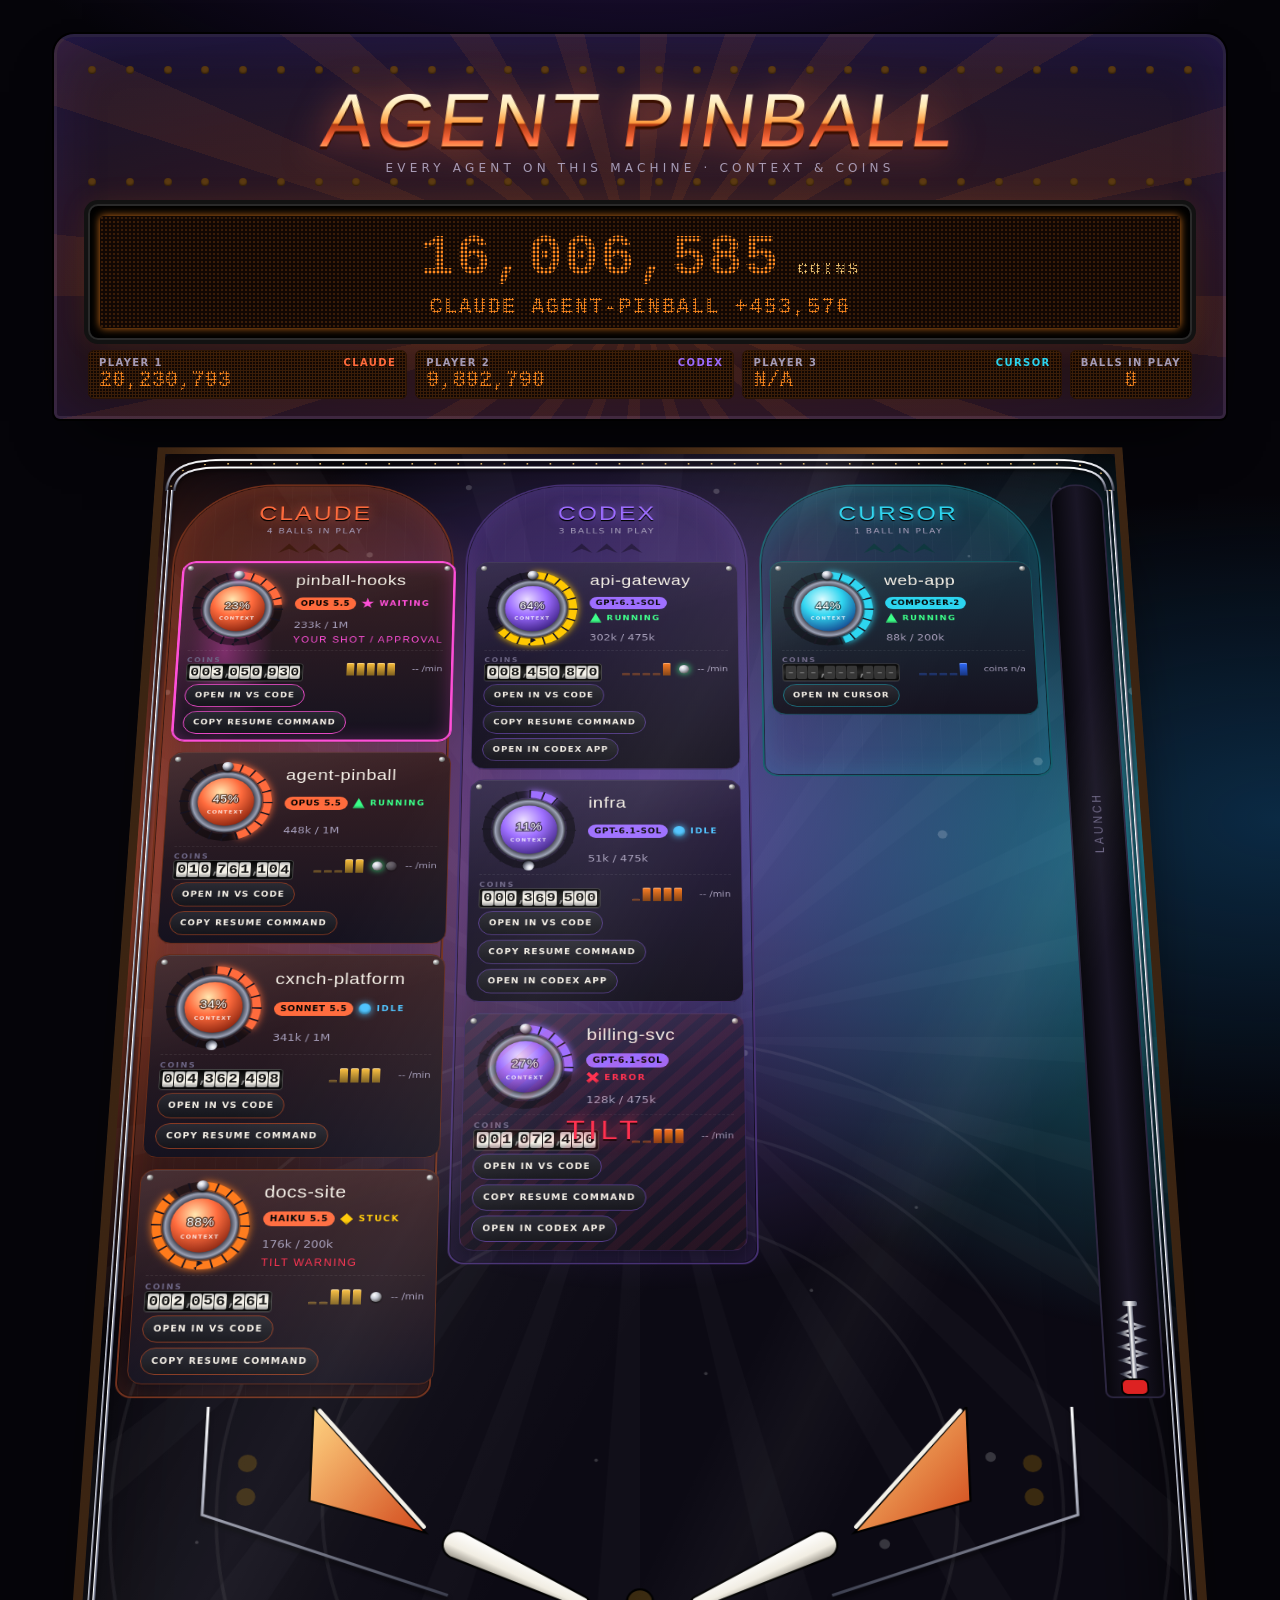
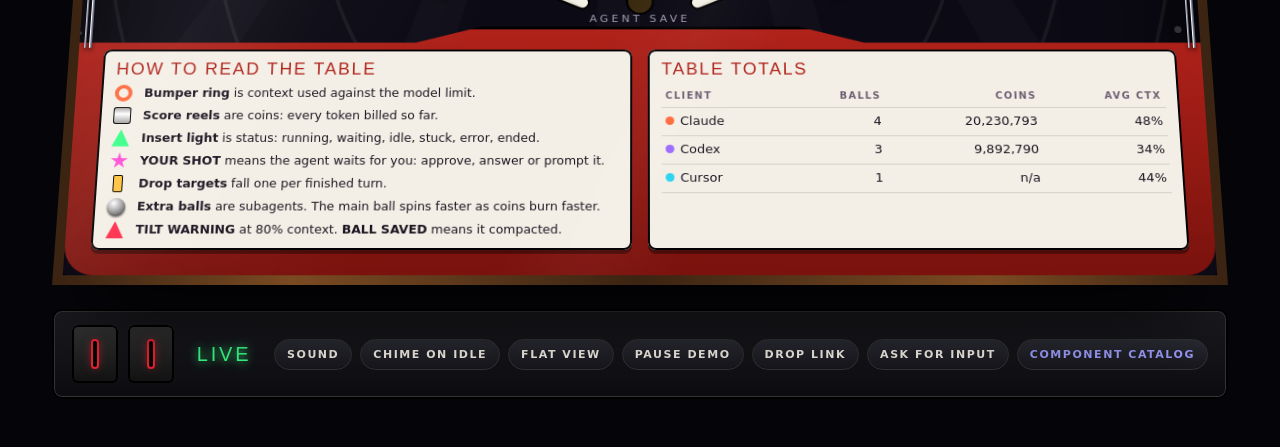
<file: docs/design/prototype/index.html>
<!doctype html>
<html lang="en" data-view="tilt">
<head>
  <meta charset="utf-8">
  <meta name="viewport" content="width=device-width, initial-scale=1">
  <title>Agent Pinball</title>
  <meta name="description" content="Design prototype of the agent-pinball dashboard, driven by mock data.">
  <link rel="stylesheet" href="pinball.css">
  <script src="mock-data.js" defer></script>
  <script src="pinball.js" defer></script>
</head>
<body data-page="table">
  <div class="starfield" aria-hidden="true"></div>
  <p id="announcer" class="visually-hidden" aria-live="polite"></p>

  <main class="cabinet">
    <!-- Backbox: marquee, dot-matrix display, one score window per client. -->
    <header class="backbox">
      <div class="marquee">
        <div class="bulbs" data-bulbs="30" aria-hidden="true"></div>
        <h1 class="title"><span class="glint">Agent Pinball</span></h1>
        <p class="tagline">Every agent on this machine &middot; context &amp; coins</p>
        <div class="bulbs" data-bulbs="30" aria-hidden="true"></div>
      </div>

      <div class="dmd">
        <div class="dmd-screen">
          <div class="dmd-main"><span class="dmd-score dmd-dots">0</span><small class="dmd-dots dmd-fine">COINS</small></div>
          <div class="dmd-ticker dmd-dots dmd-fine">INSERT COIN</div>
          <div class="dmd-takeover dmd-dots" aria-hidden="true"></div>
        </div>
      </div>

      <div class="players">
        <div class="player" data-kind="claude">
          <div class="player-label"><span>Player 1</span><b>Claude</b></div>
          <div class="dmd-dots player-score">0</div>
        </div>
        <div class="player" data-kind="codex">
          <div class="player-label"><span>Player 2</span><b>Codex</b></div>
          <div class="dmd-dots player-score">0</div>
        </div>
        <div class="player" data-kind="cursor">
          <div class="player-label"><span>Player 3</span><b>Cursor</b></div>
          <div class="dmd-dots player-score">0</div>
        </div>
        <div class="player balls-in-play">
          <div class="player-label"><span>Balls in play</span></div>
          <div class="dmd-dots balls-count">0</div>
        </div>
      </div>
    </header>

    <!-- Playfield: parallax layers around the three lanes. -->
    <section class="table" aria-label="Playfield">
      <div class="playfield">
        <div class="layer layer-art" data-slot="art"></div>

        <div class="field">
          <div class="lanes">
            <section class="lane" data-lane="claude" data-kind="claude" aria-labelledby="lane-claude">
              <div class="lane-head">
                <h2 class="lane-name" id="lane-claude">Claude</h2>
                <div class="lane-meta"></div>
                <div class="chevrons" aria-hidden="true"></div>
              </div>
              <div class="lane-body"></div>
              <p class="lane-empty" hidden>No balls in play</p>
            </section>

            <section class="lane" data-lane="codex" data-kind="codex" aria-labelledby="lane-codex">
              <div class="lane-head">
                <h2 class="lane-name" id="lane-codex">Codex</h2>
                <div class="lane-meta"></div>
                <div class="chevrons" aria-hidden="true"></div>
              </div>
              <div class="lane-body"></div>
              <p class="lane-empty" hidden>No balls in play</p>
            </section>

            <section class="lane" data-lane="cursor" data-kind="cursor" aria-labelledby="lane-cursor">
              <div class="lane-head">
                <h2 class="lane-name" id="lane-cursor">Cursor</h2>
                <div class="lane-meta"></div>
                <div class="chevrons" aria-hidden="true"></div>
              </div>
              <div class="lane-body"></div>
              <p class="lane-empty" hidden>No balls in play</p>
            </section>
          </div>

          <div data-slot="shooter"></div>
        </div>

        <div class="lower" data-slot="lower"></div>

        <div class="layer layer-wire" data-slot="wire"></div>
        <div class="layer layer-glass" aria-hidden="true"></div>

        <!-- Apron: how to read the table, and totals per client. -->
        <footer class="apron">
          <section class="card">
            <h2>How to read the table</h2>
            <ul class="legend">
              <li><span class="legend-icon ring"></span><span><b>Bumper ring</b> is context used against the model limit.</span></li>
              <li><span class="legend-icon reel"></span><span><b>Score reels</b> are coins: every token billed so far.</span></li>
              <li><span class="legend-icon insert"></span><span><b>Insert light</b> is status: running, waiting, idle, stuck, error, ended.</span></li>
              <li><span class="legend-icon shot"></span><span><b>YOUR SHOT</b> means the agent waits for you: approve, answer or prompt it.</span></li>
              <li><span class="legend-icon target"></span><span><b>Drop targets</b> fall one per finished turn.</span></li>
              <li><span class="legend-icon ball"></span><span><b>Extra balls</b> are subagents. The main ball spins faster as coins burn faster.</span></li>
              <li><span class="legend-icon warn"></span><span><b>TILT WARNING</b> at 80% context. <b>BALL SAVED</b> means it compacted.</span></li>
            </ul>
          </section>
          <section class="card">
            <h2>Table totals</h2>
            <table class="totals">
              <thead><tr><th scope="col">Client</th><th scope="col">Balls</th><th scope="col">Coins</th><th scope="col">Avg ctx</th></tr></thead>
              <tbody></tbody>
            </table>
          </section>
        </footer>
      </div>
    </section>

    <!-- Coin door: link state and view toggles. -->
    <footer class="coin-door">
      <div class="coin-slots" aria-hidden="true">
        <span class="coin-slot" data-live="true"></span>
        <span class="coin-slot" data-live="true"></span>
      </div>
      <div class="link-state" data-live="true" role="status">LIVE</div>
      <div class="toggles">
        <button class="toggle" type="button" data-toggle="sound" aria-pressed="false">Sound</button>
        <button class="toggle" type="button" data-toggle="idle-chime" aria-pressed="false">Chime on idle</button>
        <button class="toggle" type="button" data-toggle="flat" aria-pressed="false">Flat view</button>
        <button class="toggle" type="button" data-toggle="pause" aria-pressed="false">Pause demo</button>
        <button class="toggle" type="button" data-toggle="unplug" aria-pressed="false">Drop link</button>
        <button class="toggle" type="button" data-demo-wait>Ask for input</button>
        <a class="toggle" href="catalog.html">Component catalog</a>
      </div>
    </footer>
  </main>
</body>
</html>
</file>
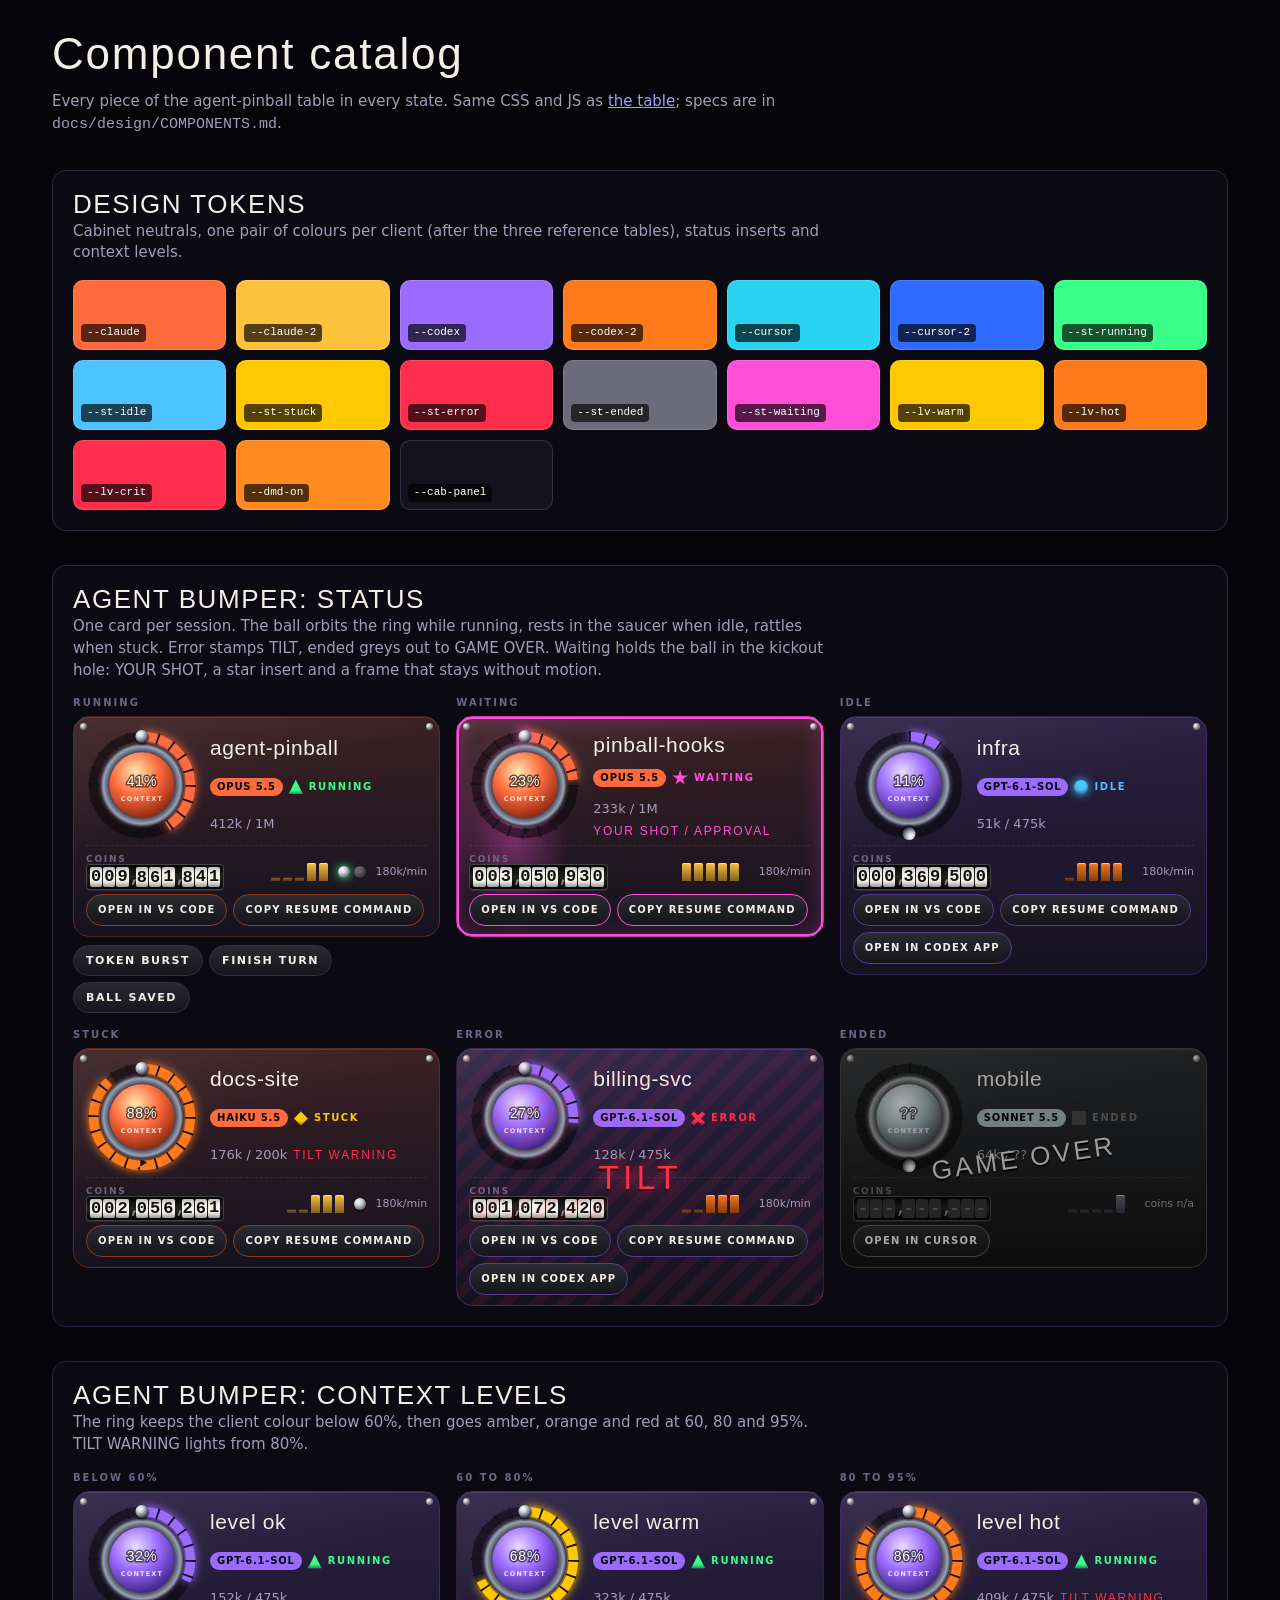
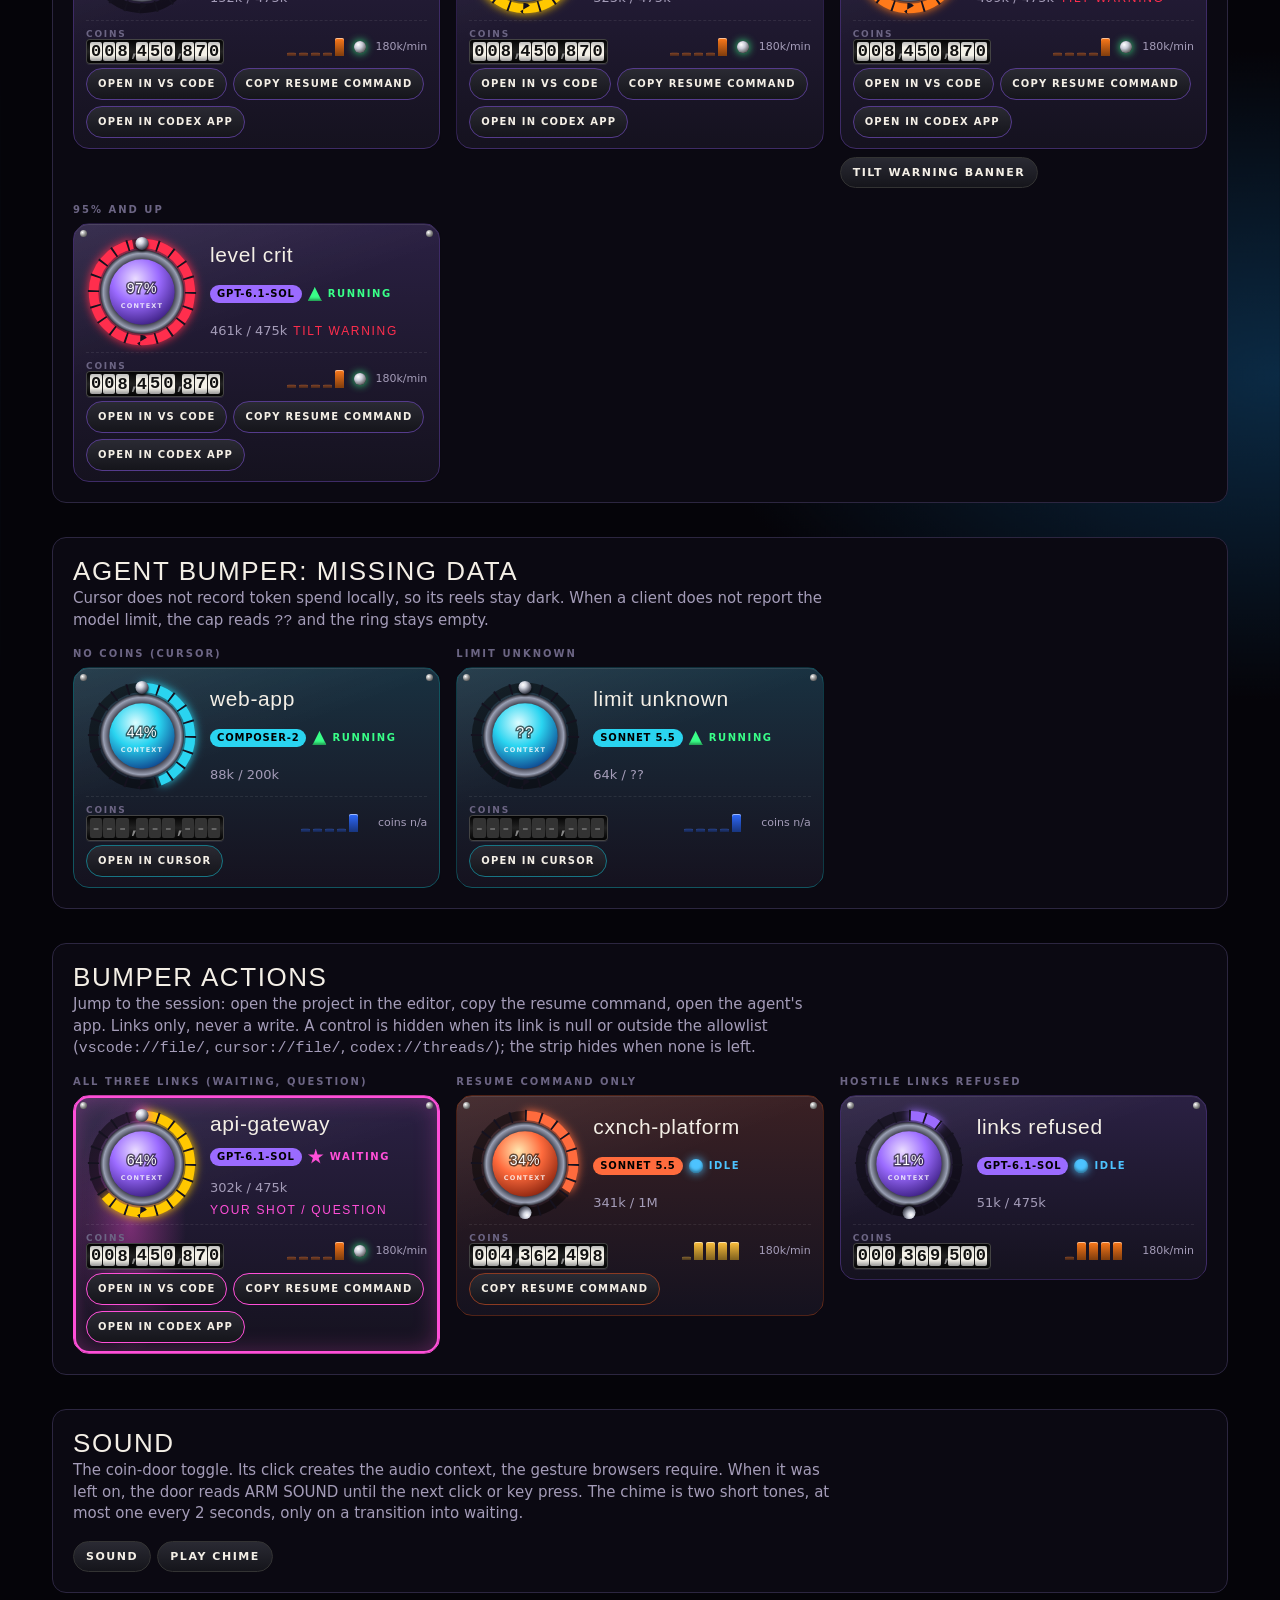
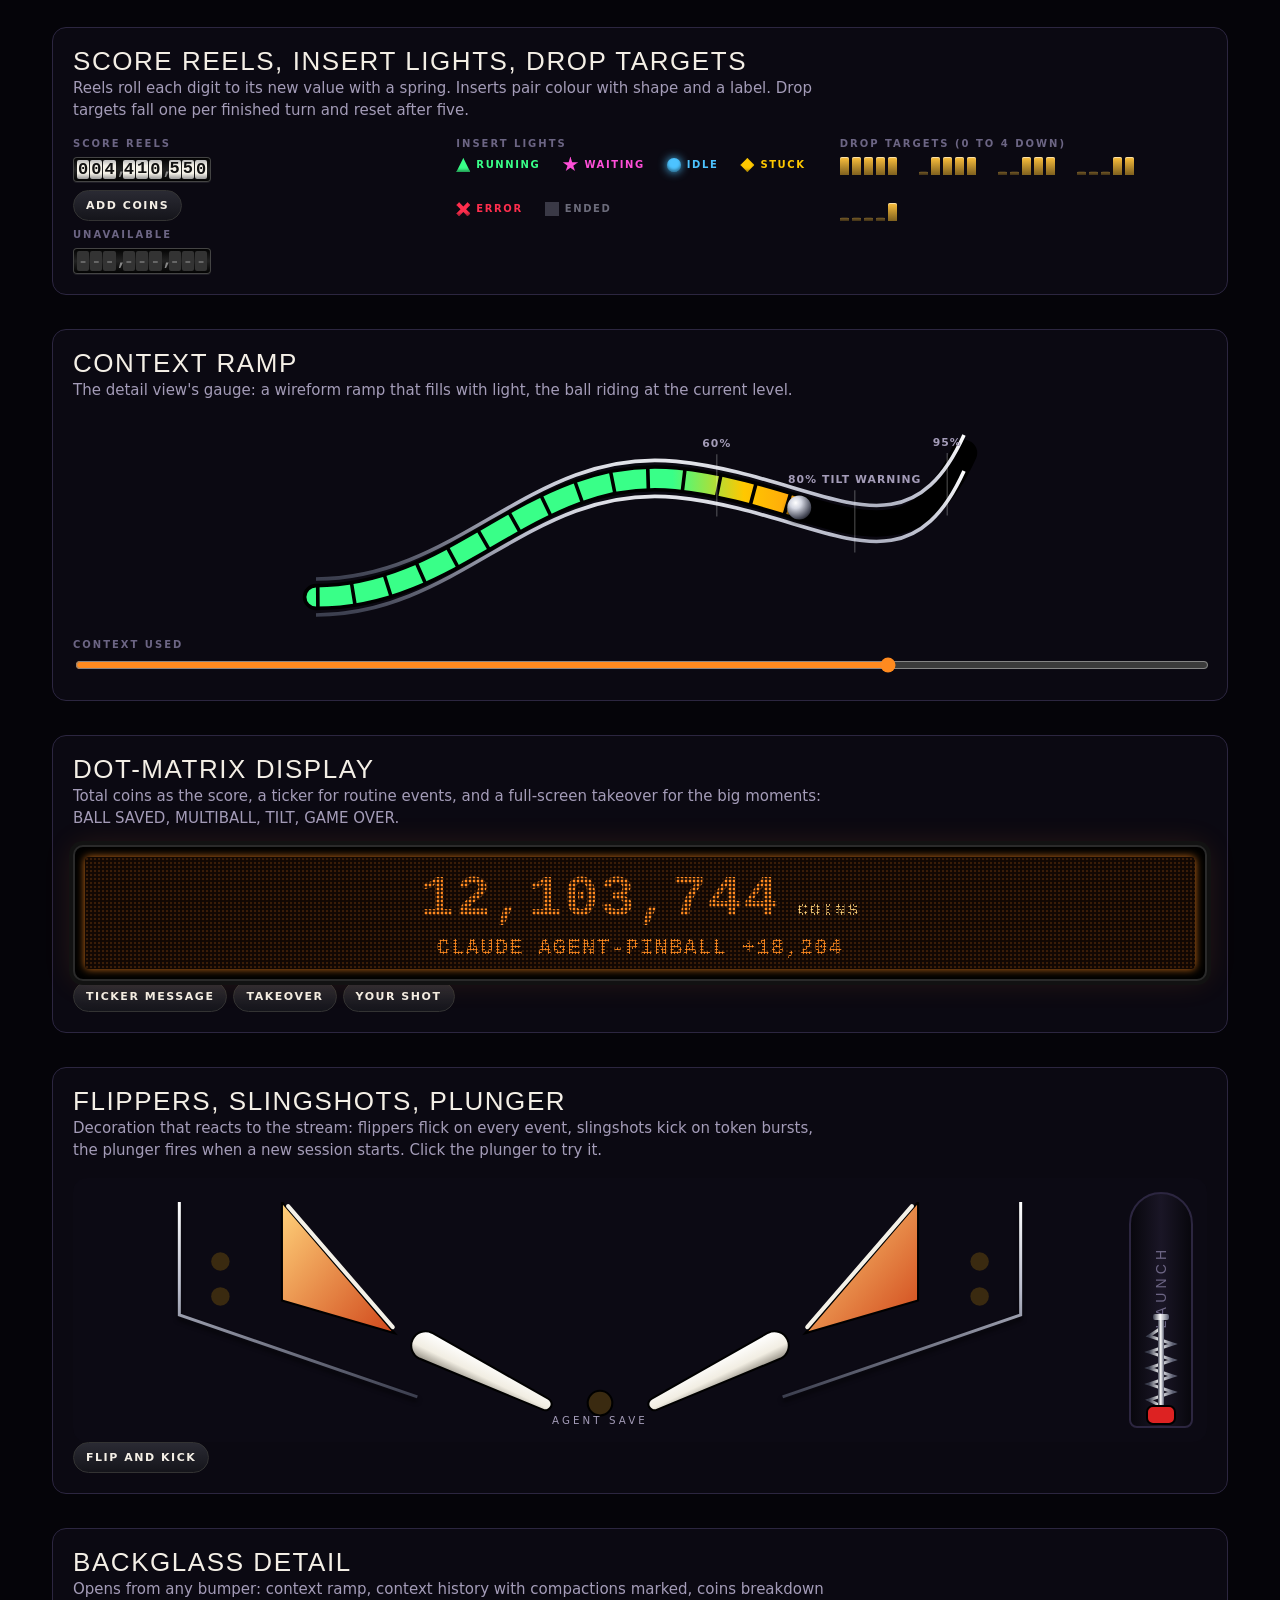
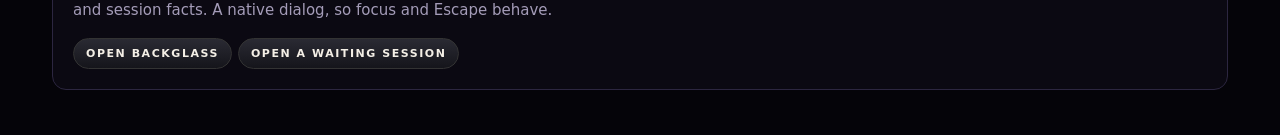
<file: docs/design/prototype/catalog.html>
<!doctype html>
<html lang="en">
<head>
  <meta charset="utf-8">
  <meta name="viewport" content="width=device-width, initial-scale=1">
  <title>Pinball Component Catalog</title>
  <meta name="description" content="Every agent-pinball component in every state, for design review and implementation.">
  <link rel="stylesheet" href="pinball.css">
  <script src="mock-data.js" defer></script>
  <script src="pinball.js" defer></script>
</head>
<body data-page="catalog">
  <div class="starfield" aria-hidden="true"></div>

  <main class="cabinet">
    <header class="catalog-intro">
      <h1>Component catalog</h1>
      <p>Every piece of the agent-pinball table in every state. Same CSS and JS as
        <a href="index.html">the table</a>; specs are in <code>docs/design/COMPONENTS.md</code>.</p>
    </header>

    <section class="catalog-section" aria-labelledby="c-tokens">
      <h2 id="c-tokens">Design tokens</h2>
      <p>Cabinet neutrals, one pair of colours per client (after the three reference tables), status inserts and context levels.</p>
      <div class="swatches">
        <div class="swatch" data-swatch="--claude"></div>
        <div class="swatch" data-swatch="--claude-2"></div>
        <div class="swatch" data-swatch="--codex"></div>
        <div class="swatch" data-swatch="--codex-2"></div>
        <div class="swatch" data-swatch="--cursor"></div>
        <div class="swatch" data-swatch="--cursor-2"></div>
        <div class="swatch" data-swatch="--st-running"></div>
        <div class="swatch" data-swatch="--st-idle"></div>
        <div class="swatch" data-swatch="--st-stuck"></div>
        <div class="swatch" data-swatch="--st-error"></div>
        <div class="swatch" data-swatch="--st-ended"></div>
        <div class="swatch" data-swatch="--st-waiting"></div>
        <div class="swatch" data-swatch="--lv-warm"></div>
        <div class="swatch" data-swatch="--lv-hot"></div>
        <div class="swatch" data-swatch="--lv-crit"></div>
        <div class="swatch" data-swatch="--dmd-on"></div>
        <div class="swatch" data-swatch="--cab-panel"></div>
      </div>
    </section>

    <section class="catalog-section" aria-labelledby="c-status">
      <h2 id="c-status">Agent bumper: status</h2>
      <p>One card per session. The ball orbits the ring while running, rests in the saucer when idle,
        rattles when stuck. Error stamps TILT, ended greys out to GAME OVER. Waiting holds the ball in the
        kickout hole: YOUR SHOT, a star insert and a frame that stays without motion.</p>
      <div class="demo-grid">
        <div class="demo">
          <span class="demo-label">Running</span>
          <div data-demo="status-running"></div>
          <div class="demo-actions">
            <button class="toggle" type="button" data-action="hit" data-for="status-running">Token burst</button>
            <button class="toggle" type="button" data-action="turn" data-for="status-running">Finish turn</button>
            <button class="toggle" type="button" data-action="saved" data-for="status-running">Ball saved</button>
          </div>
        </div>
        <div class="demo"><span class="demo-label">Waiting</span><div data-demo="status-waiting"></div></div>
        <div class="demo"><span class="demo-label">Idle</span><div data-demo="status-idle"></div></div>
        <div class="demo"><span class="demo-label">Stuck</span><div data-demo="status-stuck"></div></div>
        <div class="demo"><span class="demo-label">Error</span><div data-demo="status-error"></div></div>
        <div class="demo"><span class="demo-label">Ended</span><div data-demo="status-ended"></div></div>
      </div>
    </section>

    <section class="catalog-section" aria-labelledby="c-levels">
      <h2 id="c-levels">Agent bumper: context levels</h2>
      <p>The ring keeps the client colour below 60%, then goes amber, orange and red at 60, 80 and 95%.
        TILT WARNING lights from 80%.</p>
      <div class="demo-grid">
        <div class="demo"><span class="demo-label">Below 60%</span><div data-demo="level-ok"></div></div>
        <div class="demo"><span class="demo-label">60 to 80%</span><div data-demo="level-warm"></div></div>
        <div class="demo">
          <span class="demo-label">80 to 95%</span>
          <div data-demo="level-hot"></div>
          <div class="demo-actions">
            <button class="toggle" type="button" data-action="warning" data-for="level-hot">Tilt warning banner</button>
          </div>
        </div>
        <div class="demo"><span class="demo-label">95% and up</span><div data-demo="level-crit"></div></div>
      </div>
    </section>

    <section class="catalog-section" aria-labelledby="c-gaps">
      <h2 id="c-gaps">Agent bumper: missing data</h2>
      <p>Cursor does not record token spend locally, so its reels stay dark. When a client does not
        report the model limit, the cap reads <code>??</code> and the ring stays empty.</p>
      <div class="demo-grid">
        <div class="demo"><span class="demo-label">No coins (Cursor)</span><div data-demo="kind-cursor"></div></div>
        <div class="demo"><span class="demo-label">Limit unknown</span><div data-demo="kind-unknown"></div></div>
      </div>
    </section>

    <section class="catalog-section" aria-labelledby="c-actions">
      <h2 id="c-actions">Bumper actions</h2>
      <p>Jump to the session: open the project in the editor, copy the resume command, open the agent's app.
        Links only, never a write. A control is hidden when its link is null or outside the allowlist
        (<code>vscode://file/</code>, <code>cursor://file/</code>, <code>codex://threads/</code>); the strip hides when none is left.</p>
      <div class="demo-grid">
        <div class="demo"><span class="demo-label">All three links (waiting, question)</span><div data-demo="action-all"></div></div>
        <div class="demo"><span class="demo-label">Resume command only</span><div data-demo="action-resume"></div></div>
        <div class="demo"><span class="demo-label">Hostile links refused</span><div data-demo="action-refused"></div></div>
      </div>
    </section>

    <section class="catalog-section" aria-labelledby="c-sound">
      <h2 id="c-sound">Sound</h2>
      <p>The coin-door toggle. Its click creates the audio context, the gesture browsers require. When it was
        left on, the door reads ARM SOUND until the next click or key press. The chime is two short tones,
        at most one every 2 seconds, only on a transition into waiting.</p>
      <div class="demo-actions">
        <button class="toggle" type="button" data-toggle="sound" aria-pressed="false">Sound</button>
        <button class="toggle" type="button" data-action-chime>Play chime</button>
      </div>
    </section>

    <section class="catalog-section" aria-labelledby="c-parts">
      <h2 id="c-parts">Score reels, insert lights, drop targets</h2>
      <p>Reels roll each digit to its new value with a spring. Inserts pair colour with shape and a label.
        Drop targets fall one per finished turn and reset after five.</p>
      <div class="demo-grid">
        <div class="demo">
          <span class="demo-label">Score reels</span>
          <div data-demo-reels></div>
          <div class="demo-actions"><button class="toggle" type="button" data-action-reels="add">Add coins</button></div>
          <span class="demo-label">Unavailable</span>
          <div data-demo-reels-off></div>
        </div>
        <div class="demo">
          <span class="demo-label">Insert lights</span>
          <div class="demo-row">
            <span data-demo-insert="running"></span>
            <span data-demo-insert="waiting"></span>
            <span data-demo-insert="idle"></span>
            <span data-demo-insert="stuck"></span>
            <span data-demo-insert="error"></span>
            <span data-demo-insert="ended"></span>
          </div>
        </div>
        <div class="demo">
          <span class="demo-label">Drop targets (0 to 4 down)</span>
          <div class="demo-row">
            <span data-demo-targets="0"></span>
            <span data-demo-targets="1"></span>
            <span data-demo-targets="2"></span>
            <span data-demo-targets="3"></span>
            <span data-demo-targets="4"></span>
          </div>
        </div>
      </div>
    </section>

    <section class="catalog-section" aria-labelledby="c-ramp">
      <h2 id="c-ramp">Context ramp</h2>
      <p>The detail view's gauge: a wireform ramp that fills with light, the ball riding at the current level.</p>
      <div data-demo-ramp></div>
      <label class="demo-label" for="ramp-input">Context used</label>
      <input id="ramp-input" type="range" min="0" max="100" value="72" data-ramp-input>
    </section>

    <section class="catalog-section" aria-labelledby="c-dmd">
      <h2 id="c-dmd">Dot-matrix display</h2>
      <p>Total coins as the score, a ticker for routine events, and a full-screen takeover for the big
        moments: BALL SAVED, MULTIBALL, TILT, GAME OVER.</p>
      <div class="dmd">
        <div class="dmd-screen">
          <div class="dmd-main"><span class="dmd-score dmd-dots">0</span><small class="dmd-dots dmd-fine">COINS</small></div>
          <div class="dmd-ticker dmd-dots dmd-fine"></div>
          <div class="dmd-takeover dmd-dots" aria-hidden="true"></div>
        </div>
      </div>
      <div class="demo-actions">
        <button class="toggle" type="button" data-action-dmd="say">Ticker message</button>
        <button class="toggle" type="button" data-action-dmd="takeover">Takeover</button>
        <button class="toggle" type="button" data-action-dmd="your-shot">Your shot</button>
      </div>
    </section>

    <section class="catalog-section" aria-labelledby="c-machine">
      <h2 id="c-machine">Flippers, slingshots, plunger</h2>
      <p>Decoration that reacts to the stream: flippers flick on every event, slingshots kick on token
        bursts, the plunger fires when a new session starts. Click the plunger to try it.</p>
      <div class="machine-demo">
        <div class="lower" data-slot="lower"></div>
        <div data-slot="shooter"></div>
      </div>
      <div class="demo-actions">
        <button class="toggle" type="button" data-action-machine="flip">Flip and kick</button>
      </div>
    </section>

    <section class="catalog-section" aria-labelledby="c-backglass">
      <h2 id="c-backglass">Backglass detail</h2>
      <p>Opens from any bumper: context ramp, context history with compactions marked, coins breakdown
        and session facts. A native dialog, so focus and Escape behave.</p>
      <div class="demo-actions">
        <button class="toggle" type="button" data-action-drawer>Open backglass</button>
        <button class="toggle" type="button" data-action-drawer-waiting>Open a waiting session</button>
      </div>
    </section>
  </main>
</body>
</html>
</file>
<file: docs/design/prototype/pinball.css>
/*
 * agent-pinball design prototype.
 *
 * Written to drop into pinball-web unchanged: no inline styles are needed by
 * the markup, every runtime value arrives as a custom property set through
 * CSSOM (allowed under a strict `style-src 'self'` CSP).
 */

/* ------------------------------------------------------------------ tokens */

:root {
  color-scheme: dark;

  /* Cabinet */
  --cab-void: #050409;
  --cab-black: #0b0912;
  --cab-panel: #15121f;
  --cab-panel-2: #1d1929;
  --cab-line: #2c2640;
  --ink: #f4efe6;
  --ink-dim: #a49cb8;
  --ink-faint: #6c6584;

  /* Chrome (rails, screws, wireforms) */
  --chrome-hi: #ffffff;
  --chrome-mid: #b9bccb;
  --chrome-lo: #4a4d5e;

  /* Dot-matrix display */
  --dmd-on: #ff8a1f;
  --dmd-hot: #ffd27a;
  --dmd-off: #3a1d08;
  --dmd-bg: #110703;

  /* Providers, after the three reference tables */
  --claude: #ff6b3d;
  --claude-2: #ffc23d;
  --codex: #9b6bff;
  --codex-2: #ff7a1a;
  --cursor: #2ad4f0;
  --cursor-2: #2f6bff;

  /* Status inserts */
  --st-running: #39ff88;
  --st-idle: #4dc3ff;
  --st-stuck: #ffc800;
  --st-error: #ff2e4d;
  --st-ended: #6b6b7a;
  --st-waiting: #ff4fd8;

  /* Context levels */
  --lv-warm: #ffc800;
  --lv-hot: #ff7a1a;
  --lv-crit: #ff2e4d;

  --font-display: "Impact", "Haettenschweiler", "Arial Narrow Bold", "Helvetica Neue", sans-serif;
  --font-body: ui-sans-serif, system-ui, -apple-system, "Segoe UI", sans-serif;
  --font-dmd: "Courier New", ui-monospace, "SF Mono", Menlo, monospace;

  --radius: 14px;
  --gutter: clamp(16px, 3vw, 32px);
  --ease-out: cubic-bezier(.2, .9, .3, 1);
  --ease-spring: cubic-bezier(.34, 1.56, .64, 1);

  /* Driven by pinball.js */
  --px: 0;
  --py: 0;
  --scroll: 0;
  --tilt: 12deg;
}

/* ------------------------------------------------------------------- base */

*,
*::before,
*::after { box-sizing: border-box; }

html { background: var(--cab-void); }

body {
  margin: 0;
  min-height: 100vh;
  background:
    radial-gradient(1200px 600px at 50% -10%, #2a1650 0%, transparent 60%),
    radial-gradient(900px 500px at 100% 40%, #0b2a44 0%, transparent 65%),
    var(--cab-void);
  color: var(--ink);
  font: 15px/1.45 var(--font-body);
  overflow-x: hidden;
}

button { font: inherit; color: inherit; }

.visually-hidden {
  position: absolute !important;
  width: 1px; height: 1px;
  overflow: hidden; clip: rect(0 0 0 0);
  white-space: nowrap;
}

/* Starfield behind everything; scroll parallax via --scroll. */
.starfield {
  position: fixed;
  inset: -20vh 0 0 0;
  z-index: -1;
  pointer-events: none;
  background-image:
    radial-gradient(1.2px 1.2px at 12% 18%, #fff8 50%, transparent 51%),
    radial-gradient(1px 1px at 72% 12%, #fff6 50%, transparent 51%),
    radial-gradient(1.4px 1.4px at 40% 66%, #fff7 50%, transparent 51%),
    radial-gradient(1px 1px at 86% 78%, #fff5 50%, transparent 51%),
    radial-gradient(1px 1px at 22% 88%, #fff6 50%, transparent 51%),
    radial-gradient(1.2px 1.2px at 58% 34%, #fff5 50%, transparent 51%);
  background-size: 420px 420px;
  transform: translate3d(0, calc(var(--scroll) * -0.15px), 0);
}

.cabinet {
  width: min(1240px, 100%);
  margin: 0 auto;
  padding: var(--gutter) var(--gutter) 48px;
}

/* ---------------------------------------------------------------- backbox */

.backbox {
  position: relative;
  border-radius: 22px 22px 8px 8px;
  padding: 22px clamp(14px, 3vw, 34px) 20px;
  background:
    linear-gradient(180deg, #1b1430, #0d0a16 70%),
    var(--cab-black);
  border: 2px solid #000;
  box-shadow:
    inset 0 0 0 3px #2a2140,
    inset 0 0 60px #6d3cff22,
    0 30px 60px -30px #000;
  overflow: hidden;
  isolation: isolate;
}

/* Backglass art: sunburst + glow, slow parallax opposite the pointer. */
.backbox::before {
  content: "";
  position: absolute;
  inset: -40%;
  z-index: -1;
  background:
    repeating-conic-gradient(from 0deg at 50% 60%, #ff7a1a14 0deg 6deg, transparent 6deg 18deg),
    radial-gradient(closest-side at 50% 60%, #ff6b3d33, transparent);
  transform: translate3d(calc(var(--px) * -10px), calc(var(--py) * -6px), 0);
  animation: burst 90s linear infinite;
}

@keyframes burst { to { rotate: 360deg; } }

.marquee {
  position: relative;
  text-align: center;
  padding: 10px 0 16px;
}

.bulbs {
  display: flex;
  justify-content: space-between;
  gap: 4px;
  height: 10px;
}

.bulb {
  width: 8px; height: 8px;
  border-radius: 50%;
  background: #5a3a12;
  box-shadow: inset 0 -1px 2px #0008;
  animation: chase 1.6s steps(1, end) infinite;
  animation-delay: calc(var(--i, 0) * -0.1s);
}

@keyframes chase {
  0%, 60% { background: #5a3a12; box-shadow: inset 0 -1px 2px #0008; }
  61%, 100% { background: var(--dmd-hot); box-shadow: 0 0 10px var(--dmd-on), 0 0 2px #fff; }
}

.title {
  margin: 10px 0 6px;
  font: 400 clamp(36px, 7vw, 76px)/0.9 var(--font-display);
  letter-spacing: .04em;
  text-transform: uppercase;
  transform: skewX(-8deg);
  background: linear-gradient(180deg, #fff 0%, #ffe9b0 30%, #ff9a3d 55%, #b23a12 56%, #ff6b3d 80%, #ffd27a 100%);
  -webkit-background-clip: text;
  background-clip: text;
  color: transparent;
  filter: drop-shadow(0 3px 0 #3a0f00) drop-shadow(0 0 18px #ff6b3d88);
}

.title .glint {
  display: inline-block;
  animation: glint 5s var(--ease-out) infinite;
}

@keyframes glint {
  0%, 85% { filter: none; }
  90% { filter: brightness(1.8) drop-shadow(0 0 12px #fff); }
  100% { filter: none; }
}

.tagline {
  margin: 0;
  color: var(--ink-dim);
  font-size: 12px;
  letter-spacing: .35em;
  text-transform: uppercase;
}

/* ------------------------------------------------------------------- DMD */

.dmd {
  position: relative;
  border-radius: 10px;
  padding: 10px;
  background: #000;
  border: 2px solid #2a2a2a;
  box-shadow: inset 0 0 0 2px #000, 0 0 0 4px #121212, 0 0 30px #ff8a1f22;
}

.dmd-screen {
  position: relative;
  min-height: 112px;
  border-radius: 4px;
  overflow: hidden;
  background:
    radial-gradient(circle, var(--dmd-off) 1.1px, transparent 1.6px) 0 0 / 4px 4px,
    var(--dmd-bg);
  filter: drop-shadow(0 0 4px #ff8a1fcc);
  display: grid;
  grid-template-rows: 1fr auto;
  align-items: center;
}

/* The dot mask turns any text into lit DMD pixels; text stays real text. */
.dmd-dots {
  color: var(--dmd-on);
  font-family: var(--font-dmd);
  font-weight: 700;
  -webkit-mask-image: radial-gradient(circle, #000 1.25px, transparent 1.7px);
  -webkit-mask-size: 4px 4px;
  mask-image: radial-gradient(circle, #000 1.25px, transparent 1.7px);
  mask-size: 4px 4px;
}

/* Finer dot pitch for small DMD text; 4px dots cannot draw small glyphs. */
.dmd-fine {
  -webkit-mask-image: radial-gradient(circle, #000 .95px, transparent 1.3px);
  -webkit-mask-size: 3px 3px;
  mask-image: radial-gradient(circle, #000 .95px, transparent 1.3px);
  mask-size: 3px 3px;
}

.dmd-main {
  display: flex;
  align-items: baseline;
  justify-content: center;
  gap: 18px;
  padding: 10px 12px 0;
  font-size: clamp(30px, 6vw, 58px);
  line-height: 1;
  letter-spacing: .02em;
  white-space: nowrap;
}

.dmd-main small {
  font-size: max(15px, .3em);
  letter-spacing: .12em;
  color: var(--dmd-hot);
}

.dmd-ticker {
  height: 36px;
  padding: 4px 12px 8px;
  font-size: 22px;
  line-height: 24px;
  letter-spacing: .06em;
  text-align: center;
  white-space: nowrap;
  overflow: hidden;
  text-overflow: ellipsis;
}

.dmd-ticker.wipe { animation: dmd-wipe .45s steps(12, end); }

@keyframes dmd-wipe {
  from { clip-path: inset(0 100% 0 0); }
  to { clip-path: inset(0 0 0 0); }
}

/* Takeover: big event replaces the score for a moment, like real DMD shows. */
.dmd-takeover {
  position: absolute;
  inset: 0;
  display: grid;
  place-items: center;
  font-size: clamp(30px, 6.4vw, 64px);
  letter-spacing: .06em;
  color: var(--dmd-hot);
  background: var(--dmd-bg);
  opacity: 0;
  pointer-events: none;
}

.dmd-screen.taking .dmd-main,
.dmd-screen.taking .dmd-ticker { visibility: hidden; }

.dmd-takeover.show { animation: takeover 1.8s steps(1, end) forwards; }

@keyframes takeover {
  0% { opacity: 1; color: #fff; }
  8% { opacity: 1; color: var(--dmd-hot); }
  16% { opacity: 0; }
  22% { opacity: 1; }
  85% { opacity: 1; }
  100% { opacity: 0; }
}

.players {
  display: grid;
  grid-template-columns: repeat(3, 1fr) auto;
  gap: 8px;
  margin-top: 10px;
}

.player {
  border-radius: 6px;
  padding: 6px 10px 5px;
  background:
    radial-gradient(circle, var(--dmd-off) 1px, transparent 1.4px) 0 0 / 3px 3px,
    var(--dmd-bg);
  border: 1px solid #2a1406;
  min-width: 0;
}

.player-label {
  display: flex;
  justify-content: space-between;
  gap: 6px;
  font: 700 10px/1.2 var(--font-body);
  letter-spacing: .14em;
  text-transform: uppercase;
  color: var(--ink-dim);
}

.player-label b { color: var(--p, var(--dmd-on)); }

.player .dmd-dots {
  -webkit-mask-size: 3px 3px;
  mask-size: 3px 3px;
  -webkit-mask-image: radial-gradient(circle, #000 .95px, transparent 1.3px);
  mask-image: radial-gradient(circle, #000 .95px, transparent 1.3px);
  font-size: 22px;
  line-height: 1.1;
  white-space: nowrap;
  overflow: hidden;
  text-overflow: ellipsis;
}

.player[data-kind="claude"] { --p: var(--claude); }
.player[data-kind="codex"] { --p: var(--codex); }
.player[data-kind="cursor"] { --p: var(--cursor); }

.balls-in-play { text-align: center; }

/* ------------------------------------------------------- playfield + layers */

.table {
  position: relative;
  /* --lift is the empty band the receding top leaves; pinball.js measures it. */
  margin-top: calc(26px - var(--lift, 0px));
  perspective: 1700px;
  perspective-origin: 50% 100%;
}

.playfield {
  position: relative;
  border-radius: 18px 18px 40px 40px;
  padding: 46px 18px 0;
  background: #0c0a14;
  border: 10px solid transparent;
  border-image: linear-gradient(90deg, #3b2412, #7a4a22 20%, #3b2412 50%, #7a4a22 80%, #3b2412) 1;
  box-shadow: 0 60px 80px -40px #000, inset 0 0 120px #000;
  /* Pivot on the bottom edge: the far end recedes instead of the near end
   * growing past the viewport. */
  transform-origin: 50% 100%;
  transform: rotateX(var(--tilt)) rotateY(calc(var(--px) * 1.2deg));
  transform-style: preserve-3d;
  transition: transform .6s var(--ease-out);
  overflow: hidden;
  isolation: isolate;
}

[data-view="flat"] .playfield { --tilt: 0deg; }

/* Each layer moves with the pointer by its own depth. Lanes stay at 0 so the
 * things you click never drift away from the cursor. */
.layer {
  position: absolute;
  inset: -40px;
  pointer-events: none;
  transform: translate3d(calc(var(--px) * var(--depth) * 1px), calc(var(--py) * var(--depth) * 1px), 0);
}

.layer-art { --depth: -8; z-index: -2; }
.layer-wire { --depth: 4; z-index: 3; inset: 0; }
.layer-glass { --depth: 26; z-index: 4; inset: -80px; }

.layer-art svg { width: 100%; height: 100%; display: block; }

.wire-top {
  position: absolute;
  top: 0;
  left: 0;
  width: 100%;
  height: 56px;
}

.wire-side {
  position: absolute;
  top: 54px;
  bottom: 240px;
  width: 10px;
  background: linear-gradient(90deg,
    transparent 0 1px, #fff 1px, #8a8fa3 2px, #3b3e4e 3.5px, transparent 3.5px 6.5px,
    #fff 6.5px, #8a8fa3 7.5px, #3b3e4e 9px, transparent 9px);
  filter: drop-shadow(0 3px 2px #0009);
}

.wire-side-l { left: 4px; }
.wire-side-r { right: 4px; }

.layer-glass {
  background:
    linear-gradient(115deg, transparent 30%, #ffffff10 42%, #ffffff05 48%, transparent 56%),
    linear-gradient(115deg, transparent 62%, #ffffff08 66%, transparent 70%);
  mix-blend-mode: screen;
}

.art-rays { transform-origin: 50% 46%; animation: spin 120s linear infinite; }
.art-glow-claude { fill: var(--claude); }
.art-glow-codex { fill: var(--codex); }
.art-glow-cursor { fill: var(--cursor); }

.wire {
  fill: none;
  stroke: url(#chrome-h);
  stroke-width: 3;
  vector-effect: non-scaling-stroke;
  filter: drop-shadow(0 4px 2px #0009);
}

.wire-light {
  fill: none;
  stroke: var(--dmd-hot);
  stroke-width: 2;
  stroke-dasharray: 2 26;
  vector-effect: non-scaling-stroke;
  animation: wire-run 1.8s linear infinite;
  opacity: .9;
}

@keyframes wire-run { to { stroke-dashoffset: -112; } }

.field {
  position: relative;
  z-index: 1;
  display: grid;
  grid-template-columns: 1fr 64px;
  gap: 16px;
}

.lanes {
  display: grid;
  grid-template-columns: repeat(3, minmax(0, 1fr));
  gap: 14px;
  align-items: start;
}

/* ------------------------------------------------------------------ lanes */

.lane {
  --p: var(--claude);
  --p2: var(--claude-2);
  position: relative;
  border-radius: 120px 120px 18px 18px;
  padding: 0 10px 14px;
  min-height: 420px;
  background:
    linear-gradient(180deg, color-mix(in srgb, var(--p) 22%, transparent), transparent 40%),
    repeating-linear-gradient(90deg, transparent 0 22px, #ffffff05 22px 23px);
  border: 2px solid color-mix(in srgb, var(--p) 45%, #000);
  box-shadow: inset 0 0 0 1px #0008, inset 0 0 40px color-mix(in srgb, var(--p) 18%, transparent);
}

.lane[data-kind="codex"] { --p: var(--codex); --p2: var(--codex-2); }
.lane[data-kind="cursor"] { --p: var(--cursor); --p2: var(--cursor-2); }

.lane-head {
  position: relative;
  text-align: center;
  padding: 26px 8px 12px;
}

.lane-name {
  margin: 0;
  font: 400 30px/1 var(--font-display);
  letter-spacing: .08em;
  text-transform: uppercase;
  color: var(--p);
  text-shadow: 0 2px 0 #000, 0 0 16px color-mix(in srgb, var(--p) 70%, transparent);
}

.lane-meta {
  margin-top: 4px;
  font-size: 11px;
  letter-spacing: .16em;
  text-transform: uppercase;
  color: var(--ink-dim);
}

/* Arrow inserts that chase up the lane, like the reference playfields. */
.chevrons {
  display: flex;
  justify-content: center;
  gap: 4px;
  margin-top: 10px;
}

.chevron {
  width: 26px; height: 14px;
  clip-path: polygon(0 100%, 50% 0, 100% 100%, 50% 55%);
  background: color-mix(in srgb, var(--p) 25%, #000);
  animation: chevron 1.2s steps(1, end) infinite;
  animation-delay: calc(var(--i, 0) * .2s);
}

@keyframes chevron {
  0%, 40% { background: color-mix(in srgb, var(--p) 25%, #000); }
  41%, 70% { background: var(--p2); box-shadow: 0 0 12px var(--p2); }
  71%, 100% { background: color-mix(in srgb, var(--p) 25%, #000); }
}

.lane-body {
  display: grid;
  gap: 14px;
}

.lane-empty {
  margin: 30px 8px;
  text-align: center;
  font: 400 20px var(--font-display);
  letter-spacing: .1em;
  color: var(--ink-faint);
}

/* ------------------------------------------------------- agent bumper card */

.bumper {
  --p: var(--claude);
  --p2: var(--claude-2);
  --ctx: 0;
  --lv: var(--p);
  --spin: 1.6s;
  position: relative;
  display: grid;
  grid-template-columns: 112px 1fr;
  gap: 4px 12px;
  align-items: center;
  padding: 12px 12px 10px;
  border-radius: 16px;
  background:
    linear-gradient(160deg, #ffffff12, transparent 40%),
    linear-gradient(180deg, color-mix(in srgb, var(--p) 16%, var(--cab-panel)), var(--cab-panel));
  border: 1px solid color-mix(in srgb, var(--p) 40%, #000);
  box-shadow: 0 10px 22px -12px #000, inset 0 1px 0 #ffffff18;
  clip-path: polygon(0 10px, 10px 0, calc(100% - 10px) 0, 100% 10px, 100% calc(100% - 10px), calc(100% - 10px) 100%, 10px 100%, 0 calc(100% - 10px));
  transition: transform .2s var(--ease-out), filter .3s;
}

.bumper[data-kind="codex"] { --p: var(--codex); --p2: var(--codex-2); }
.bumper[data-kind="cursor"] { --p: var(--cursor); --p2: var(--cursor-2); }
.bumper .targets { --p2: inherit; }

.bumper[data-level="warm"] { --lv: var(--lv-warm); }
.bumper[data-level="hot"] { --lv: var(--lv-hot); }
.bumper[data-level="crit"] { --lv: var(--lv-crit); }

.bumper:hover { transform: translateY(-2px); }

.bumper.entering { animation: drop-in .7s var(--ease-spring) var(--delay, 0s) both; }

@keyframes drop-in {
  from { transform: translateY(-60px) scale(.6); opacity: 0; }
  to { transform: none; opacity: 1; }
}

/* Screws in the plastic's corners. */
.bumper::before,
.bumper::after {
  content: "";
  position: absolute;
  top: 6px;
  width: 7px; height: 7px;
  border-radius: 50%;
  background: radial-gradient(circle at 35% 35%, #fff, #888 50%, #333);
}
.bumper::before { left: 6px; }
.bumper::after { right: 6px; }

/* Full-card hit area, so the card can hold headings and still be one control. */
.bumper-hit {
  position: absolute;
  inset: 0;
  z-index: 2;
  border: 0;
  background: transparent;
  cursor: pointer;
}

.bumper-hit:focus-visible {
  outline: 3px solid var(--p2);
  outline-offset: -4px;
  border-radius: 14px;
}

.bumper-ring {
  grid-row: span 3;
  width: 112px;
  height: 112px;
  overflow: visible;
}

.ring-track { fill: none; stroke: #0007; stroke-width: 10; }

.ring-fill {
  fill: none;
  stroke: var(--lv);
  stroke-width: 10;
  stroke-linecap: butt;
  stroke-dasharray: var(--ctx) 100;
  transform: rotate(-90deg);
  transform-origin: 60px 60px;
  transition: stroke-dasharray .9s var(--ease-out), stroke .4s;
  filter: drop-shadow(0 0 5px var(--lv));
}

/* Segment cuts make the arc read like an insert ring, not a progress bar. */
.ring-ticks {
  fill: none;
  stroke: var(--cab-panel);
  stroke-width: 12;
  stroke-dasharray: .6 4.4;
  transform: rotate(-90deg);
  transform-origin: 60px 60px;
}

.bumper-skirt { fill: url(#skirt); }

.bumper-cap {
  fill: url(#cap-claude);
  transform-origin: 60px 60px;
  transform-box: view-box;
}

.bumper[data-kind="codex"] .bumper-cap { fill: url(#cap-codex); }
.bumper[data-kind="cursor"] .bumper-cap { fill: url(#cap-cursor); }

.cap-label {
  font: 400 15px var(--font-display);
  letter-spacing: .06em;
  fill: #fff;
  text-anchor: middle;
  dominant-baseline: central;
  paint-order: stroke;
  stroke: #0009;
  stroke-width: 3px;
}

.cap-sub {
  font: 700 7px var(--font-body);
  letter-spacing: .18em;
  fill: #fffc;
  text-anchor: middle;
}

.bumper.hit .bumper-cap { animation: pop .22s var(--ease-out); }
.bumper.hit .ring-fill { animation: ring-flash .3s; }

@keyframes pop {
  0% { transform: scale(1); }
  35% { transform: scale(.86); }
  100% { transform: scale(1); }
}

@keyframes ring-flash {
  50% { stroke: #fff; filter: drop-shadow(0 0 12px #fff); }
}

/* The ball: orbits when running, rests in the saucer when idle. */
.orbit {
  transform-origin: 60px 60px;
  transform-box: view-box;
}

.ball { fill: url(#ball); filter: drop-shadow(0 2px 1px #000a); }

.bumper[data-status="running"] .orbit { animation: spin var(--spin) linear infinite; }

/* Idle: the ball settles at the bottom of the ring, the saucer. */
.bumper[data-status="idle"] .orbit,
.bumper[data-status="ended"] .orbit { transform: rotate(180deg); transition: transform .8s var(--ease-spring); }

.bumper[data-status="stuck"] .orbit { animation: trapped .5s ease-in-out infinite alternate; }

/* Waiting: the ball is held in the kickout hole at the top of the ring. */
.bumper[data-status="waiting"] .orbit { transform: rotate(0deg); transition: transform .8s var(--ease-spring); }
.bumper[data-status="waiting"] .ball { filter: drop-shadow(0 0 6px var(--st-waiting)); }

@keyframes spin { to { transform: rotate(360deg); } }
@keyframes trapped { from { transform: rotate(-8deg); } to { transform: rotate(8deg); } }

.bumper-name {
  margin: 0;
  min-width: 0;
  font: 400 21px/1.05 var(--font-display);
  letter-spacing: .03em;
  overflow: hidden;
  text-overflow: ellipsis;
  white-space: nowrap;
}

.bumper-sub {
  display: flex;
  flex-wrap: wrap;
  gap: 6px;
  align-items: center;
  min-width: 0;
}

.chip {
  display: inline-block;
  padding: 2px 7px;
  border-radius: 999px;
  font: 700 10px/1.4 var(--font-body);
  letter-spacing: .08em;
  text-transform: uppercase;
  color: #000;
  background: var(--p);
  white-space: nowrap;
}

.chip-ghost {
  color: var(--ink-dim);
  background: transparent;
  border: 1px solid var(--cab-line);
}

.ctx-line {
  display: flex;
  flex-wrap: wrap;
  white-space: nowrap;
  align-items: baseline;
  gap: 6px;
  font-variant-numeric: tabular-nums;
}

.ctx-of { font-size: 13px; color: var(--ink-dim); }

.bumper-foot {
  grid-column: 1 / -1;
  display: flex;
  flex-wrap: wrap;
  align-items: center;
  justify-content: space-between;
  gap: 8px;
  padding-top: 8px;
  border-top: 1px dashed #ffffff14;
}

.coins-label {
  font: 700 9px var(--font-body);
  letter-spacing: .2em;
  color: var(--ink-faint);
  text-transform: uppercase;
}

.foot-right {
  display: flex;
  align-items: center;
  gap: 10px;
}

.rate {
  font-size: 11px;
  color: var(--ink-dim);
  font-variant-numeric: tabular-nums;
}

/* Score popup on token bursts. */
.score-pop {
  position: absolute;
  left: 56px;
  top: 30px;
  z-index: 3;
  font: 400 22px var(--font-display);
  color: var(--p2);
  text-shadow: 0 2px 0 #000, 0 0 12px var(--p2);
  pointer-events: none;
  animation: score-up 1.1s var(--ease-out) forwards;
}

@keyframes score-up {
  from { transform: translate(-50%, 0) scale(.6); opacity: 0; }
  15% { transform: translate(-50%, -6px) scale(1.15); opacity: 1; }
  to { transform: translate(-50%, -46px) scale(1); opacity: 0; }
}

/* Banner stamped across a card: BALL SAVED, TILT WARNING, EXTRA BALL. */
.banner {
  position: absolute;
  left: 50%;
  top: 46%;
  z-index: 3;
  padding: 4px 14px;
  font: 400 20px/1 var(--font-display);
  letter-spacing: .1em;
  color: #000;
  background: var(--p2);
  border: 2px solid #000;
  box-shadow: 0 0 0 2px var(--p2), 0 0 24px var(--p2);
  white-space: nowrap;
  pointer-events: none;
  animation: banner 1.6s var(--ease-spring) forwards;
}

@keyframes banner {
  0% { transform: translate(-50%, -50%) rotate(-6deg) scale(.2); opacity: 0; }
  18% { transform: translate(-50%, -50%) rotate(-6deg) scale(1.1); opacity: 1; }
  28% { transform: translate(-50%, -50%) rotate(-6deg) scale(1); }
  80% { opacity: 1; }
  100% { transform: translate(-50%, -50%) rotate(-6deg) scale(1); opacity: 0; }
}

/* --------------------------------------------------------------- score reels */

.reels {
  display: inline-flex;
  align-items: center;
  gap: 1px;
  padding: 3px 4px;
  border-radius: 4px;
  background: linear-gradient(180deg, #000, #222 50%, #000);
  box-shadow: inset 0 0 0 1px #444, 0 1px 0 #ffffff14;
  font: 700 17px/1 var(--font-dmd);
  font-variant-numeric: tabular-nums;
}

.reel {
  position: relative;
  display: inline-block;
  width: .72em;
  height: 1.15em;
  overflow: hidden;
  border-radius: 2px;
  background: linear-gradient(180deg, #bbb, #f4f1e8 30%, #f4f1e8 70%, #999);
  color: #111;
  text-align: center;
}

.reel-strip {
  display: flex;
  flex-direction: column;
  transform: translateY(calc(var(--d, 0) * -1.15em));
  transition: transform .7s var(--ease-spring);
}

.reel-strip span { height: 1.15em; line-height: 1.15em; }

.reel-sep {
  width: .3em;
  color: #888;
  text-align: center;
}

.reels[data-unavailable] .reel { background: #333; color: #666; }

/* ---------------------------------------------------------- insert lights */

.insert {
  --c: var(--st-ended);
  display: inline-flex;
  align-items: center;
  gap: 6px;
  font: 700 10px/1 var(--font-body);
  letter-spacing: .16em;
  text-transform: uppercase;
  color: var(--c);
}

.insert-lamp {
  width: 14px;
  height: 14px;
  background: var(--c);
  box-shadow: 0 0 10px var(--c), inset 0 -2px 3px #0006;
}

/* Shape carries the meaning too, so status never relies on colour alone. */
.insert[data-status="running"] { --c: var(--st-running); }
.insert[data-status="running"] .insert-lamp { clip-path: polygon(50% 0, 100% 100%, 0 100%); animation: blink 1s steps(1, end) infinite; }
.insert[data-status="idle"] { --c: var(--st-idle); }
.insert[data-status="idle"] .insert-lamp { border-radius: 50%; }
.insert[data-status="stuck"] { --c: var(--st-stuck); }
.insert[data-status="stuck"] .insert-lamp { clip-path: polygon(50% 0, 100% 50%, 50% 100%, 0 50%); animation: blink 1.8s steps(1, end) infinite; }
.insert[data-status="error"] { --c: var(--st-error); }
.insert[data-status="error"] .insert-lamp { clip-path: polygon(20% 0, 50% 30%, 80% 0, 100% 20%, 70% 50%, 100% 80%, 80% 100%, 50% 70%, 20% 100%, 0 80%, 30% 50%, 0 20%); animation: blink .4s steps(1, end) infinite; }
.insert[data-status="ended"] .insert-lamp { box-shadow: none; opacity: .5; }
.insert[data-status="waiting"] { --c: var(--st-waiting); }
.insert[data-status="waiting"] .insert-lamp { width: 16px; height: 16px; clip-path: polygon(50% 0, 61% 35%, 98% 35%, 68% 57%, 79% 91%, 50% 70%, 21% 91%, 32% 57%, 2% 35%, 39% 35%); animation: blink .7s steps(1, end) infinite; }

@keyframes blink { 50% { opacity: .25; } }

.tilt-warning {
  display: none;
  font: 400 12px/1 var(--font-display);
  letter-spacing: .14em;
  color: var(--lv-crit);
  animation: blink .7s steps(1, end) infinite;
}

.bumper[data-level="hot"] .tilt-warning,
.bumper[data-level="crit"] .tilt-warning { display: inline; }

.your-shot {
  display: none;
  font: 400 12px/1 var(--font-display);
  letter-spacing: .14em;
  text-transform: uppercase;
  color: var(--st-waiting);
}

.bumper[data-status="waiting"] .your-shot { display: inline; }

/* ------------------------------------------------------------ drop targets */

.targets {
  --p2: var(--claude-2);
  display: inline-flex;
  gap: 3px;
  align-items: flex-end;
  height: 18px;
}

.target {
  width: 9px;
  height: 18px;
  border-radius: 2px 2px 0 0;
  background: linear-gradient(180deg, var(--p2), color-mix(in srgb, var(--p2) 50%, #000));
  box-shadow: inset 0 1px 0 #fff8;
  transform-origin: 50% 100%;
  transition: transform .35s var(--ease-out), opacity .35s;
}

.target.down { transform: scaleY(.18); opacity: .45; }

/* ------------------------------------------------------------- extra balls */

.extra-balls {
  display: inline-flex;
  align-items: center;
  gap: 4px;
  min-height: 14px;
}

.mini-ball {
  width: 12px;
  height: 12px;
  border-radius: 50%;
  background: radial-gradient(circle at 35% 30%, #fff, #c9ccd8 35%, #555 80%);
  box-shadow: 0 1px 2px #000;
}

.mini-ball[data-status="running"] { animation: bob .6s ease-in-out infinite alternate; box-shadow: 0 0 8px var(--st-running); }
.mini-ball[data-status="ended"] { opacity: .35; }
.mini-ball[data-status="waiting"] { box-shadow: 0 0 0 2px var(--st-waiting), 0 0 8px var(--st-waiting); }

@keyframes bob { to { transform: translateY(-3px); } }

/* ----------------------------------------------------- TILT / GAME OVER */

.overlay {
  position: absolute;
  inset: 0;
  z-index: 1;
  display: none;
  place-items: center;
  pointer-events: none;
  font: 400 34px/1 var(--font-display);
  letter-spacing: .12em;
}

.bumper[data-status="error"] .overlay-tilt {
  display: grid;
  color: var(--st-error);
  background: repeating-linear-gradient(-45deg, #ff2e4d14 0 10px, transparent 10px 20px);
  text-shadow: 0 0 18px var(--st-error), 0 2px 0 #000;
  animation: tilt-shake .5s ease-in-out 2;
}

.bumper[data-status="error"] { animation: tilt-shake .5s ease-in-out; }

@keyframes tilt-shake {
  20% { transform: translateX(-6px) rotate(-1deg); }
  40% { transform: translateX(5px) rotate(1deg); }
  60% { transform: translateX(-3px); }
  80% { transform: translateX(2px); }
}

.bumper[data-status="ended"] { filter: grayscale(.9) brightness(.7); }

/*
 * Waiting: a static frame that reads with motion off, plus a glow that
 * pulses (opacity only) when motion is allowed.
 */
.bumper[data-status="waiting"] {
  border-color: var(--st-waiting);
  box-shadow:
    0 10px 22px -12px #000,
    inset 0 0 0 2px var(--st-waiting),
    inset 0 0 24px color-mix(in srgb, var(--st-waiting) 30%, transparent);
}

.waiting-glow {
  position: absolute;
  inset: 0;
  z-index: -1;
  display: none;
  pointer-events: none;
  background: radial-gradient(closest-side at 56px 50%, color-mix(in srgb, var(--st-waiting) 40%, transparent), transparent);
}

.bumper[data-status="waiting"] .waiting-glow { display: block; }

@media (prefers-reduced-motion: no-preference) {
  .bumper[data-status="waiting"] .waiting-glow { animation: waiting-pulse 1.1s ease-in-out infinite alternate; }
}

@keyframes waiting-pulse { from { opacity: .15; } to { opacity: 1; } }

/* ------------------------------------------------------ bumper actions */

/*
 * A sibling of the stretched .bumper-hit, layered above it, so each link is
 * its own control and never nested inside the card's button.
 */
.bumper-actions {
  position: relative;
  z-index: 3;
  grid-column: 1 / -1;
  display: flex;
  flex-wrap: wrap;
  gap: 6px;
}

.bumper-actions[hidden],
.action[hidden] { display: none; }

.action {
  display: inline-flex;
  align-items: center;
  min-height: 32px;
  padding: 6px 11px;
  border-radius: 999px;
  border: 1px solid color-mix(in srgb, var(--p) 55%, #000);
  background: linear-gradient(180deg, #2a2a33, #15151b);
  color: var(--ink);
  font: 700 10px/1.2 var(--font-body);
  letter-spacing: .12em;
  text-transform: uppercase;
  text-decoration: none;
  cursor: pointer;
}

.action:hover { border-color: var(--p2); color: var(--p2); }
.action:focus-visible { outline: 3px solid var(--p2); outline-offset: 1px; }

.bumper[data-status="waiting"] .action,
.backglass[data-status="waiting"] .action { border-color: var(--st-waiting); }

.resume-cmd {
  display: block;
  margin-top: 8px;
  padding: 8px 10px;
  border-radius: 8px;
  background: var(--cab-black);
  border: 1px solid var(--cab-line);
  font: 12px/1.4 var(--font-dmd);
  color: var(--ink-dim);
  overflow-wrap: anywhere;
  user-select: all;
}

.resume-cmd[hidden] { display: none; }

.bumper[data-status="ended"] .overlay-over {
  display: grid;
  color: #ddd;
  font-size: 26px;
  transform: rotate(-8deg);
  text-shadow: 0 2px 0 #000;
}

/* --------------------------------------------------------- shooter lane */

.shooter {
  position: relative;
  border-radius: 32px 32px 8px 8px;
  background: linear-gradient(90deg, #08070d, #1a1626 50%, #08070d);
  border: 2px solid #2c2640;
  min-height: 100%;
  overflow: hidden;
}

.shooter-label {
  position: absolute;
  top: 40%;
  left: 50%;
  transform: translate(-50%, -50%) rotate(-90deg);
  font: 400 14px var(--font-display);
  letter-spacing: .3em;
  color: var(--ink-faint);
  white-space: nowrap;
}

.plunger {
  position: absolute;
  left: 50%;
  bottom: 0;
  width: 40px;
  height: 120px;
  transform: translateX(-50%);
  border: 0;
  padding: 0;
  background: transparent;
  cursor: pointer;
}

.plunger svg { width: 100%; height: 100%; overflow: visible; }

.plunger-spring {
  fill: none;
  stroke: url(#chrome-v);
  stroke-width: 3;
  transform-origin: 20px 120px;
  transform-box: view-box;
  transition: transform .5s ease-in;
}

.plunger-rod { transition: transform .5s ease-in; }

.plunger.pulling .plunger-spring { transform: scaleY(.55); transition-duration: .45s; }
.plunger.pulling .plunger-rod { transform: translateY(26px); transition-duration: .45s; }
.plunger.release .plunger-spring,
.plunger.release .plunger-rod { transition: transform .08s var(--ease-spring); }

.plunger:focus-visible { outline: 3px solid var(--dmd-hot); outline-offset: 2px; border-radius: 6px; }

.shot-ball {
  position: absolute;
  left: 50%;
  bottom: 96px;
  width: 22px;
  height: 22px;
  margin-left: -11px;
  border-radius: 50%;
  background: radial-gradient(circle at 35% 30%, #fff, #c9ccd8 35%, #444 85%);
  box-shadow: 0 0 12px #fff8;
  opacity: 0;
}

/* --------------------------------------------- lower playfield + flippers */

.lower {
  position: relative;
  z-index: 1;
  margin-top: 10px;
}

.lower svg { display: block; width: 100%; height: auto; }

.sling { fill: url(#sling); stroke: #000; stroke-width: 2; }
.sling-rubber { fill: none; stroke: #f4f1e8; stroke-width: 4; stroke-linecap: round; }
.sling.kick { animation: sling-kick .18s; }

@keyframes sling-kick { 50% { fill: #fff; filter: drop-shadow(0 0 12px #fff); } }

.flipper {
  fill: url(#flipper);
  stroke: #000;
  stroke-width: 2;
  transform-box: view-box;
  transition: transform .09s ease-out;
}

.flipper-l { transform-origin: 330px 140px; transform: rotate(26deg); }
.flipper-r { transform-origin: 670px 140px; transform: rotate(-26deg); }
.flipper-l.up { transform: rotate(-16deg); }
.flipper-r.up { transform: rotate(16deg); }

.inlane-light { fill: #3a2a10; transition: fill .2s; }
.inlane-light.on { fill: var(--dmd-hot); filter: drop-shadow(0 0 6px var(--dmd-on)); }

/* ------------------------------------------------------------------ apron */

.apron {
  position: relative;
  z-index: 1;
  display: grid;
  grid-template-columns: 1fr 1fr;
  gap: 16px;
  margin: 0 -18px;
  padding: 22px 26px 26px;
  background:
    linear-gradient(180deg, #b0221a, #7a120d);
  border-top: 3px solid #000;
  clip-path: polygon(0 18px, 30% 18px, 36% 0, 64% 0, 70% 18px, 100% 18px, 100% 100%, 0 100%);
}

.card {
  border-radius: 8px;
  padding: 12px 14px;
  background: #f4efe6;
  color: #1a1420;
  box-shadow: inset 0 0 0 2px #000, 0 4px 0 #0006;
}

.card h2 {
  margin: 0 0 8px;
  font: 400 18px/1 var(--font-display);
  letter-spacing: .1em;
  text-transform: uppercase;
  color: #b0221a;
}

.legend {
  display: grid;
  gap: 6px;
  margin: 0;
  padding: 0;
  list-style: none;
  font-size: 12.5px;
}

.legend li { display: grid; grid-template-columns: 22px 1fr; gap: 8px; align-items: center; }

.legend-icon {
  width: 18px;
  height: 18px;
  border-radius: 50%;
}

.legend-icon.ring { border: 4px solid var(--claude); }
.legend-icon.reel { border-radius: 3px; background: linear-gradient(180deg, #999, #fff 40%, #999); box-shadow: inset 0 0 0 1px #000; }
.legend-icon.insert { border-radius: 0; background: var(--st-running); clip-path: polygon(50% 0, 100% 100%, 0 100%); }
.legend-icon.ball { background: radial-gradient(circle at 35% 30%, #fff, #aaa 45%, #333); }
.legend-icon.target { border-radius: 2px; width: 10px; margin-left: 4px; background: var(--claude-2); box-shadow: inset 0 0 0 1px #000; }
.legend-icon.shot { border-radius: 0; background: var(--st-waiting); clip-path: polygon(50% 0, 61% 35%, 98% 35%, 68% 57%, 79% 91%, 50% 70%, 21% 91%, 32% 57%, 2% 35%, 39% 35%); }
.legend-icon.warn { border-radius: 0; background: var(--lv-crit); clip-path: polygon(50% 0, 100% 100%, 0 100%); }

.totals {
  width: 100%;
  border-collapse: collapse;
  font-size: 13px;
  font-variant-numeric: tabular-nums;
}

.totals th,
.totals td { padding: 5px 4px; text-align: right; border-bottom: 1px solid #0002; }
.totals th:first-child,
.totals td:first-child { text-align: left; }
.totals thead th { font-size: 10px; letter-spacing: .14em; text-transform: uppercase; color: #6a5f72; }
.totals .dot { display: inline-block; width: 9px; height: 9px; margin-right: 6px; border-radius: 50%; background: var(--p); }
.totals tr[data-kind="claude"] { --p: var(--claude); }
.totals tr[data-kind="codex"] { --p: var(--codex); }
.totals tr[data-kind="cursor"] { --p: var(--cursor); }

/* -------------------------------------------------------------- coin door */

.coin-door {
  display: flex;
  flex-wrap: wrap;
  align-items: center;
  justify-content: space-between;
  gap: 14px;
  margin-top: 24px;
  padding: 14px 18px;
  border-radius: 10px;
  background: linear-gradient(180deg, #1a1a1f, #0c0c10);
  border: 2px solid #000;
  box-shadow: inset 0 0 0 1px #333;
}

.coin-slots { display: flex; gap: 10px; }

.coin-slot {
  display: grid;
  place-items: center;
  width: 46px;
  height: 58px;
  border-radius: 6px;
  background: linear-gradient(180deg, #333, #111);
  box-shadow: inset 0 0 0 2px #000, inset 0 1px 0 #555;
}

.coin-slot::before {
  content: "";
  width: 4px;
  height: 26px;
  border-radius: 2px;
  background: #000;
  box-shadow: 0 0 0 2px #e23, 0 0 10px #e23;
}

.coin-slot[data-live="false"]::before { animation: blink .8s steps(1, end) infinite; }

.link-state {
  font: 400 20px var(--font-display);
  letter-spacing: .14em;
}

.link-state[data-live="true"] { color: var(--st-running); text-shadow: 0 0 10px var(--st-running); }
.link-state[data-live="false"] { color: var(--dmd-on); animation: blink 1s steps(1, end) infinite; }

.toggles { display: flex; flex-wrap: wrap; gap: 8px; }

.toggle {
  padding: 8px 12px;
  border-radius: 999px;
  border: 1px solid #333;
  background: linear-gradient(180deg, #2a2a33, #15151b);
  font: 700 11px var(--font-body);
  letter-spacing: .14em;
  text-transform: uppercase;
  cursor: pointer;
}

a.toggle { text-decoration: none; }

.toggle[aria-pressed="true"] { border-color: var(--dmd-on); color: var(--dmd-hot); box-shadow: 0 0 12px #ff8a1f44; }
.toggle:focus-visible { outline: 3px solid var(--dmd-hot); outline-offset: 2px; }

/* Sound is wanted but the browser needs one more gesture to start audio. */
.toggle[data-armed="false"] { border-color: var(--st-waiting); color: var(--st-waiting); animation: blink 1s steps(1, end) infinite; }

/* ------------------------------------------------------ backglass drawer */

.backglass {
  --p: var(--claude);
  --p2: var(--claude-2);
  width: min(720px, calc(100vw - 32px));
  max-height: calc(100vh - 32px);
  padding: 0;
  border: 0;
  border-radius: 18px;
  background: var(--cab-panel);
  color: var(--ink);
  box-shadow: 0 0 0 2px #000, 0 0 0 4px color-mix(in srgb, var(--p) 60%, #000), 0 40px 80px #000;
  overflow: auto;
}

.backglass[data-kind="codex"] { --p: var(--codex); --p2: var(--codex-2); }
.backglass[data-kind="cursor"] { --p: var(--cursor); --p2: var(--cursor-2); }

.backglass[open] { animation: backglass-up .5s var(--ease-spring); }
.backglass::backdrop { background: #000a; backdrop-filter: blur(4px); }

@keyframes backglass-up {
  from { transform: translateY(40px) rotateX(18deg); opacity: 0; }
  to { transform: none; opacity: 1; }
}

.bg-head {
  position: relative;
  padding: 24px 24px 18px;
  background:
    repeating-conic-gradient(from 0deg at 80% 120%, color-mix(in srgb, var(--p) 22%, transparent) 0deg 7deg, transparent 7deg 16deg),
    linear-gradient(180deg, color-mix(in srgb, var(--p) 40%, #000), var(--cab-panel));
  overflow: hidden;
}

.bg-kicker {
  font: 700 11px var(--font-body);
  letter-spacing: .24em;
  text-transform: uppercase;
  color: var(--p2);
}

.bg-title {
  margin: 4px 0 6px;
  font: 400 clamp(28px, 5vw, 42px)/1 var(--font-display);
  letter-spacing: .03em;
  overflow-wrap: anywhere;
}

.bg-close {
  position: absolute;
  top: 14px;
  right: 14px;
  width: 36px;
  height: 36px;
  border-radius: 50%;
  border: 2px solid #000;
  background: radial-gradient(circle at 35% 30%, #fff, #bbb 40%, #555);
  color: #000;
  font: 700 18px/1 var(--font-body);
  cursor: pointer;
}

.bg-body {
  display: grid;
  gap: 18px;
  padding: 18px 24px 24px;
}

.bg-grid {
  display: grid;
  grid-template-columns: repeat(4, minmax(0, 1fr));
  gap: 10px;
}

.stat {
  padding: 10px;
  border-radius: 10px;
  background: var(--cab-panel-2);
  border: 1px solid var(--cab-line);
  min-width: 0;
}

.stat dt {
  font: 700 9.5px var(--font-body);
  letter-spacing: .18em;
  text-transform: uppercase;
  color: var(--ink-faint);
}

.stat dd {
  margin: 4px 0 0;
  font: 400 20px/1.1 var(--font-display);
  letter-spacing: .02em;
  overflow-wrap: anywhere;
}

.section-label {
  margin: 0 0 8px;
  font: 700 10px var(--font-body);
  letter-spacing: .22em;
  text-transform: uppercase;
  color: var(--ink-dim);
}

/* --------------------------------------------------------- context ramp */

.ramp { width: 100%; max-width: 720px; height: auto; display: block; margin: 0 auto; overflow: visible; }

.ramp-rail {
  fill: none;
  stroke: url(#chrome-h);
  stroke-width: 3;
}

.ramp-track {
  fill: none;
  stroke: #000;
  stroke-width: 22;
  stroke-linecap: round;
}

.ramp-fill {
  fill: none;
  stroke: url(#ramp-heat);
  stroke-width: 16;
  stroke-linecap: round;
  stroke-dasharray: var(--ctx, 0) 100;
  transition: stroke-dasharray 1s var(--ease-out);
}

.ramp-cuts {
  fill: none;
  stroke: #000;
  stroke-width: 18;
  stroke-dasharray: .5 4.5;
}

.ramp-mark { font: 700 9px var(--font-body); letter-spacing: .1em; fill: var(--ink-dim); }
.ramp-mark-line { stroke: #fff4; stroke-width: 1; }

.ramp-ball { fill: url(#ball); filter: drop-shadow(0 2px 2px #000); }

/* ------------------------------------------------------------- sparkline */

.spark { width: 100%; height: 96px; display: block; }
.spark-area { fill: color-mix(in srgb, var(--p) 22%, transparent); }
.spark-line { fill: none; stroke: var(--p); stroke-width: 2; vector-effect: non-scaling-stroke; stroke-linejoin: round; }
.spark-limit { stroke: var(--lv-crit); stroke-dasharray: 4 4; vector-effect: non-scaling-stroke; }
.spark-save { stroke: var(--p2); stroke-width: 1.5; vector-effect: non-scaling-stroke; }

.breakdown {
  display: grid;
  gap: 8px;
}

.bar {
  display: grid;
  grid-template-columns: 110px 1fr auto;
  gap: 10px;
  align-items: center;
  font-size: 12px;
  font-variant-numeric: tabular-nums;
}

.bar-track {
  display: block;
  height: 10px;
  border-radius: 6px;
  background: #0007;
  overflow: hidden;
}

.bar-fill {
  display: block;
  height: 100%;
  width: calc(var(--w, 0) * 1%);
  border-radius: 6px;
  background: linear-gradient(90deg, var(--p), var(--p2));
  transition: width .8s var(--ease-out);
}

.stat dd[data-stat="model"] { font: 600 14px/1.3 var(--font-body); }

.breakdown + .note,
.reels + .breakdown { margin-top: 10px; }

.note {
  margin: 0;
  font-size: 12px;
  color: var(--ink-dim);
}

/* -------------------------------------------------------------- catalog */

.catalog-intro { max-width: 760px; color: var(--ink-dim); }
.catalog-intro h1 { margin: 0 0 6px; font: 400 44px/1 var(--font-display); letter-spacing: .04em; color: var(--ink); }

.catalog-section {
  margin-top: 34px;
  padding: 20px;
  border-radius: var(--radius);
  background: var(--cab-black);
  border: 1px solid var(--cab-line);
}

.catalog-section > h2 {
  margin: 0 0 4px;
  font: 400 26px/1 var(--font-display);
  letter-spacing: .06em;
  text-transform: uppercase;
}

.catalog-section > p { margin: 0 0 16px; color: var(--ink-dim); max-width: 760px; }

.demo-grid {
  display: grid;
  grid-template-columns: repeat(auto-fill, minmax(290px, 1fr));
  gap: 16px;
  align-items: start;
}

.demo {
  display: grid;
  gap: 8px;
  align-content: start;
}

.demo-label {
  font: 700 10px var(--font-body);
  letter-spacing: .2em;
  text-transform: uppercase;
  color: var(--ink-faint);
}

.demo-actions { display: flex; flex-wrap: wrap; gap: 6px; }

.demo-row { display: flex; flex-wrap: wrap; gap: 22px; align-items: center; }

.swatches {
  display: grid;
  grid-template-columns: repeat(auto-fill, minmax(150px, 1fr));
  gap: 10px;
}

.swatch {
  display: grid;
  align-content: end;
  height: 70px;
  padding: 8px;
  border-radius: 10px;
  background: var(--sw);
  box-shadow: inset 0 0 0 1px #ffffff22;
}

.swatch code {
  justify-self: start;
  padding: 1px 6px;
  border-radius: 4px;
  font-size: 11px;
  color: #fff;
  background: #000a;
}

.machine-demo {
  display: grid;
  grid-template-columns: 1fr 64px;
  gap: 16px;
  min-height: 260px;
  padding: 14px;
  border-radius: 14px;
  background: #0c0a14;
}

.machine-demo .lower { align-self: end; }

input[type="range"] { width: 100%; accent-color: var(--dmd-on); }

/* --------------------------------------------------------------- shake */

.table.nudge .playfield { animation: nudge .35s ease-out; }

@keyframes nudge {
  30% { translate: -10px 2px; }
  60% { translate: 6px -1px; }
}

/* ---------------------------------------------------------- responsive */

@media (max-width: 980px) {
  .lanes { grid-template-columns: 1fr; }
  .lane { min-height: 0; border-radius: 60px 60px 16px 16px; }
  .lane-body { grid-template-columns: repeat(auto-fill, minmax(280px, 1fr)); }
  :root { --tilt: 8deg; }
}

@media (max-width: 640px) {
  :root { --tilt: 0deg; }
  .field { grid-template-columns: 1fr; }
  .shooter { display: none; }
  .players { grid-template-columns: repeat(2, 1fr); }
  .balls-in-play { grid-column: 1 / -1; }
  .apron { grid-template-columns: 1fr; clip-path: none; }
  .bg-grid { grid-template-columns: repeat(2, minmax(0, 1fr)); }
  .bar { grid-template-columns: 84px 1fr auto; }
  .lane-body { grid-template-columns: 1fr; }
  .bumper { grid-template-columns: 92px 1fr; }
  .bumper-ring { width: 92px; height: 92px; }
  .playfield { padding: 40px 10px 0; border-width: 6px; }
  .wire-side { display: none; }
  .apron { margin: 0 -10px; }
  .dmd-main { gap: 10px; }
}

/* Motion is decoration; everything still reads without it. */
@media (prefers-reduced-motion: reduce) {
  *,
  *::before,
  *::after {
    animation-duration: .001ms !important;
    animation-iteration-count: 1 !important;
    transition-duration: .001ms !important;
  }
  .layer,
  .starfield,
  .backbox::before { transform: none !important; }
  .playfield { transform: none; }
}
</file>
